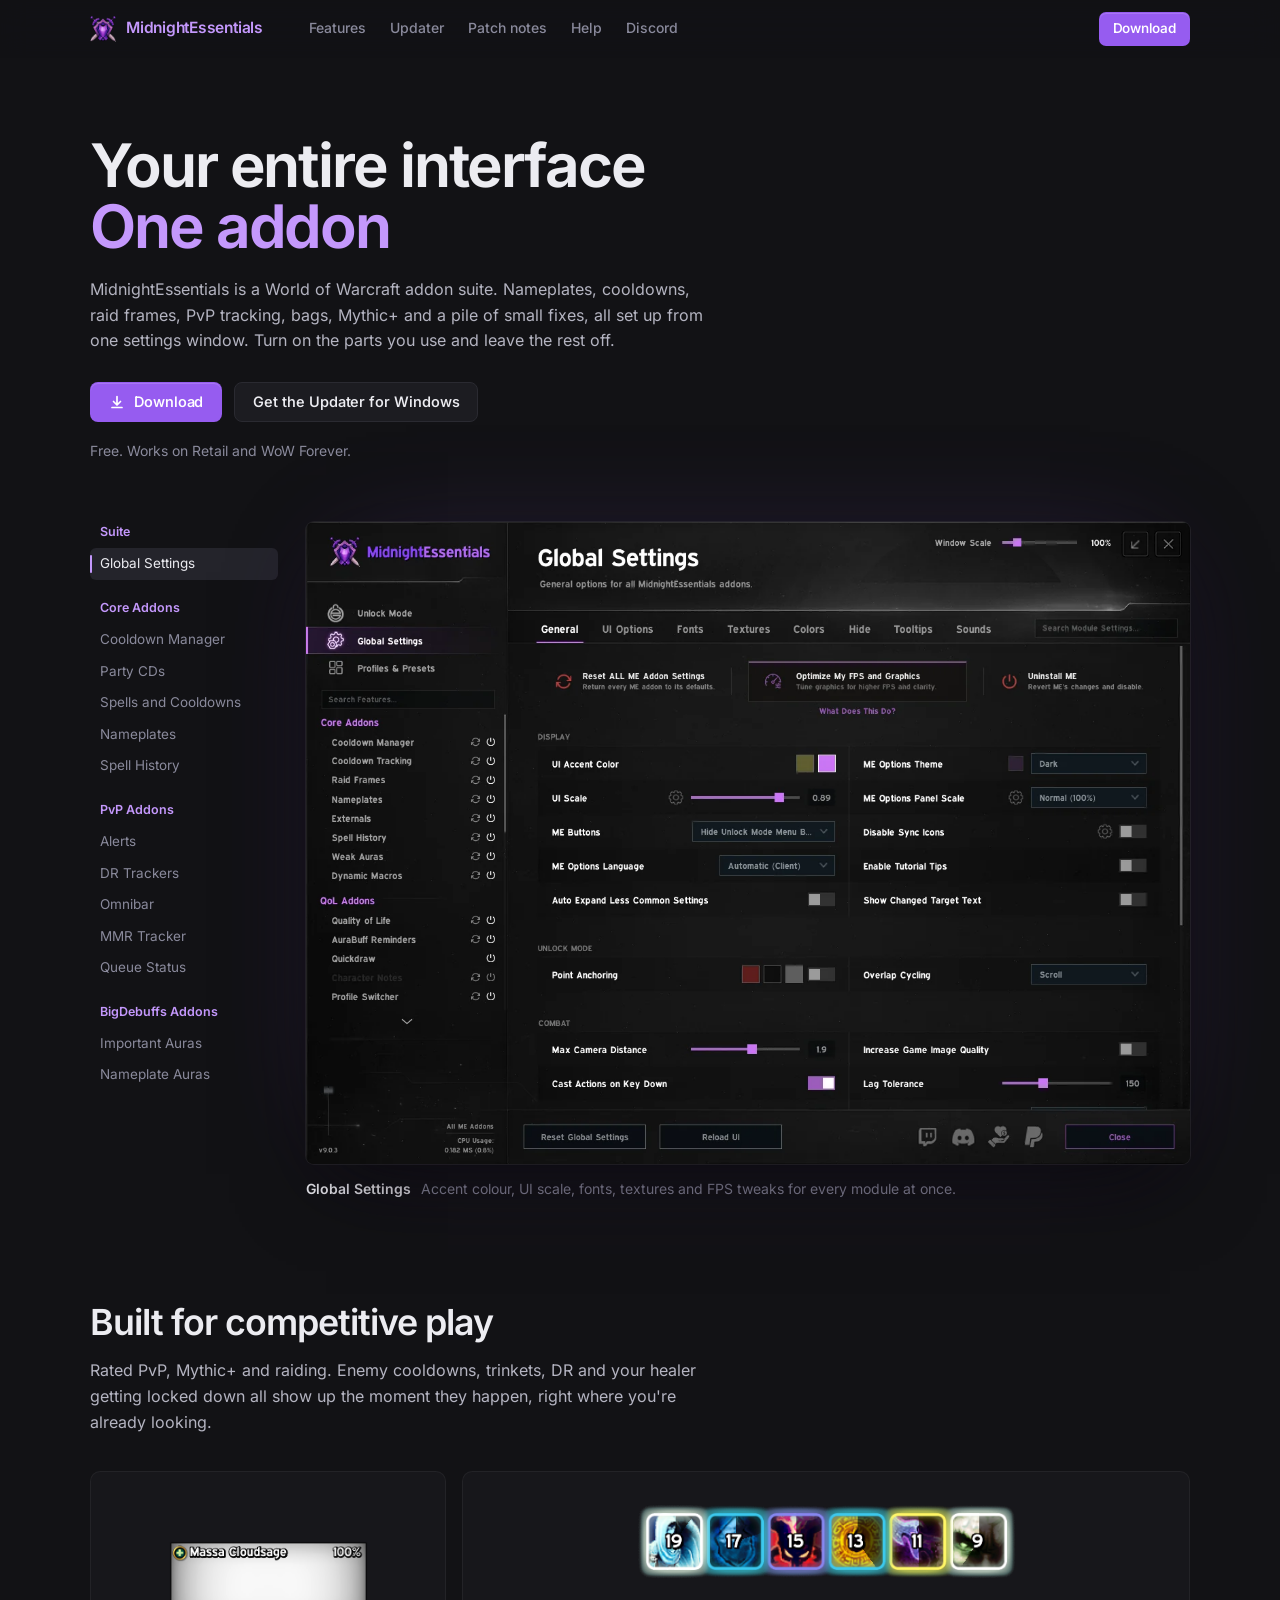
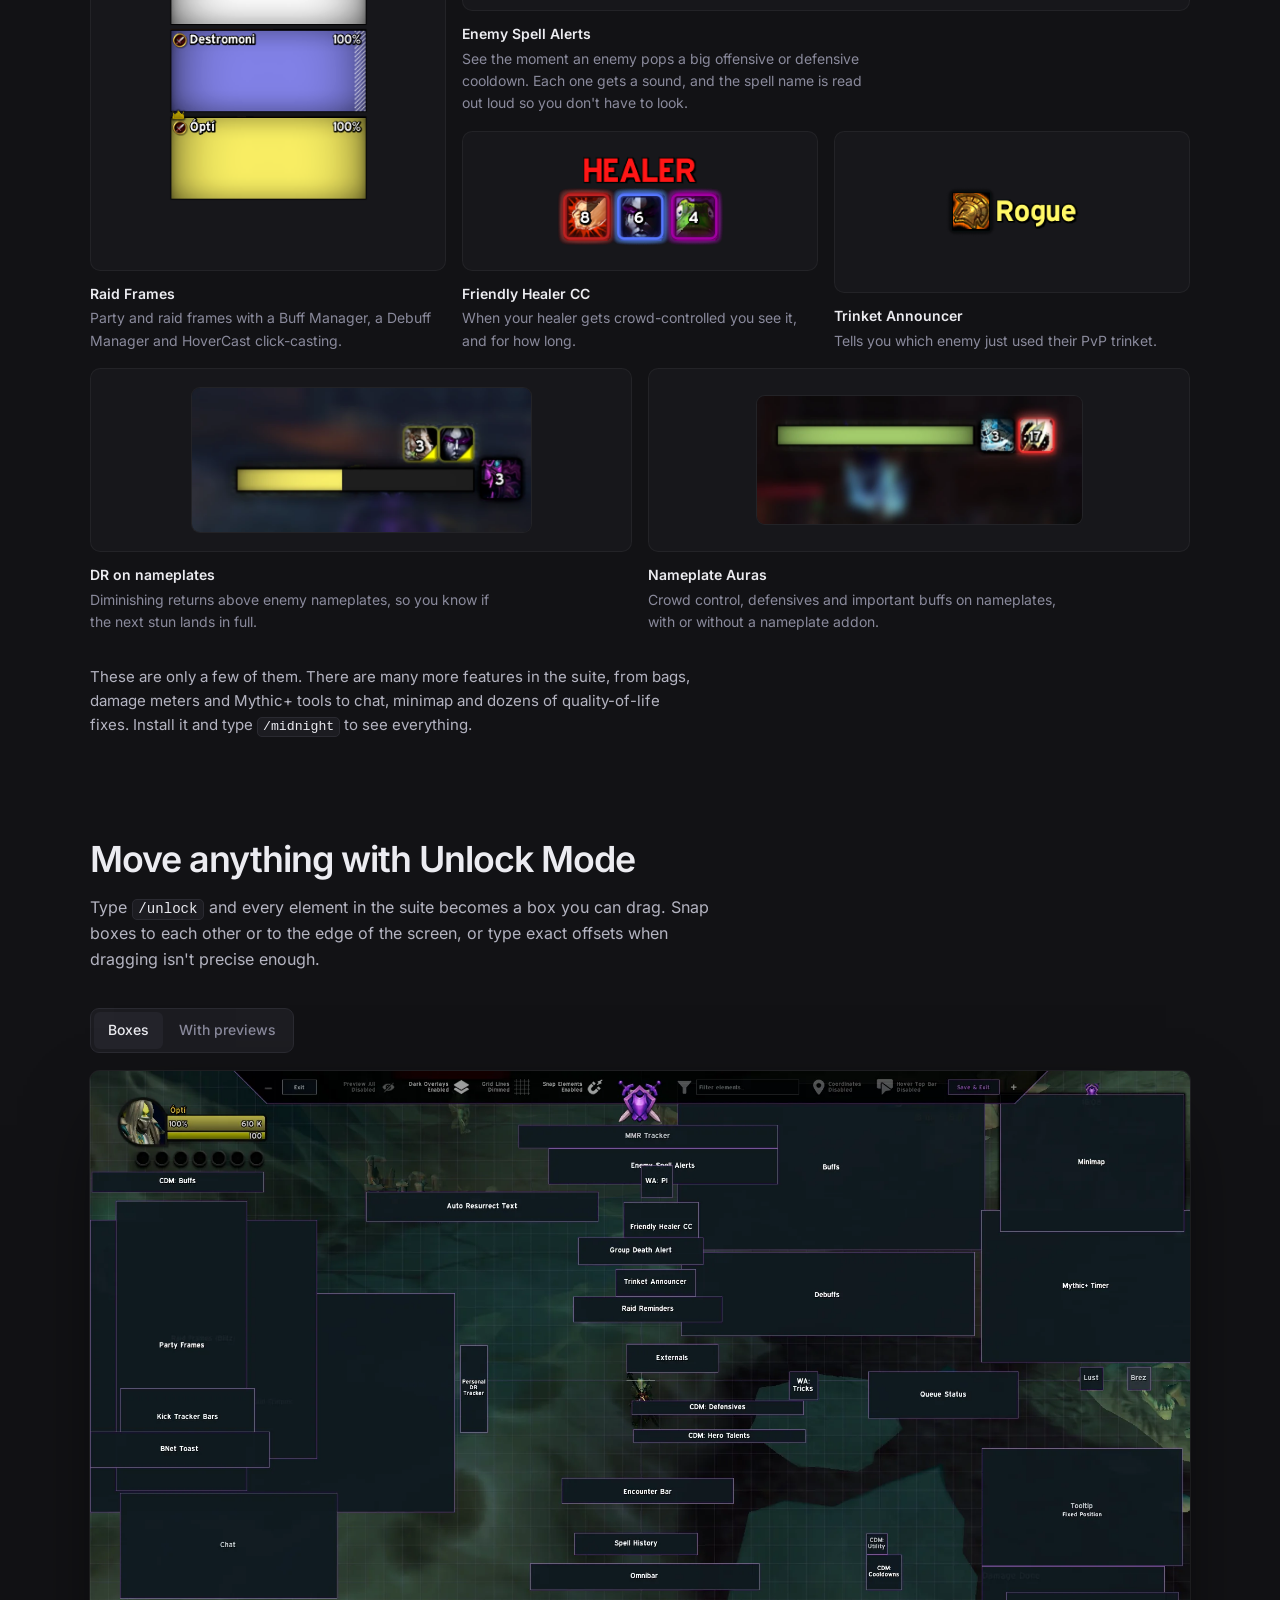
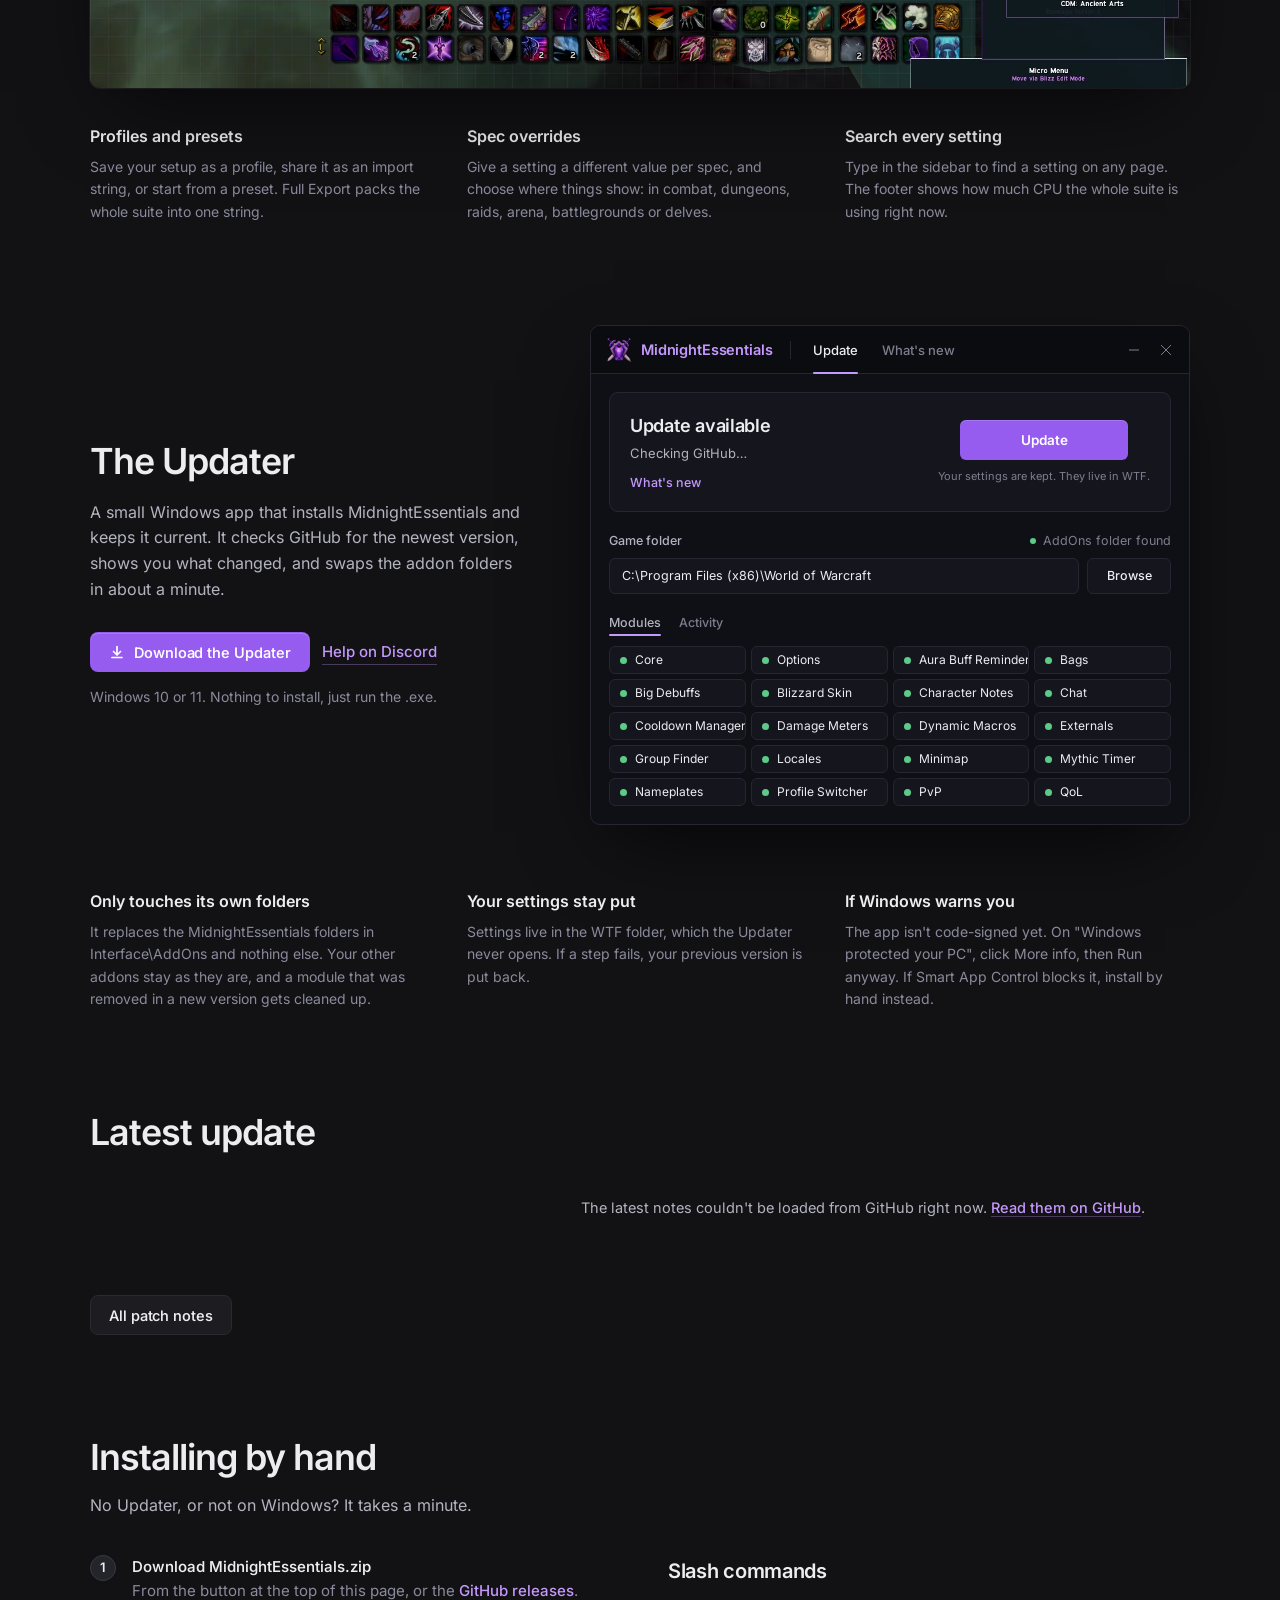
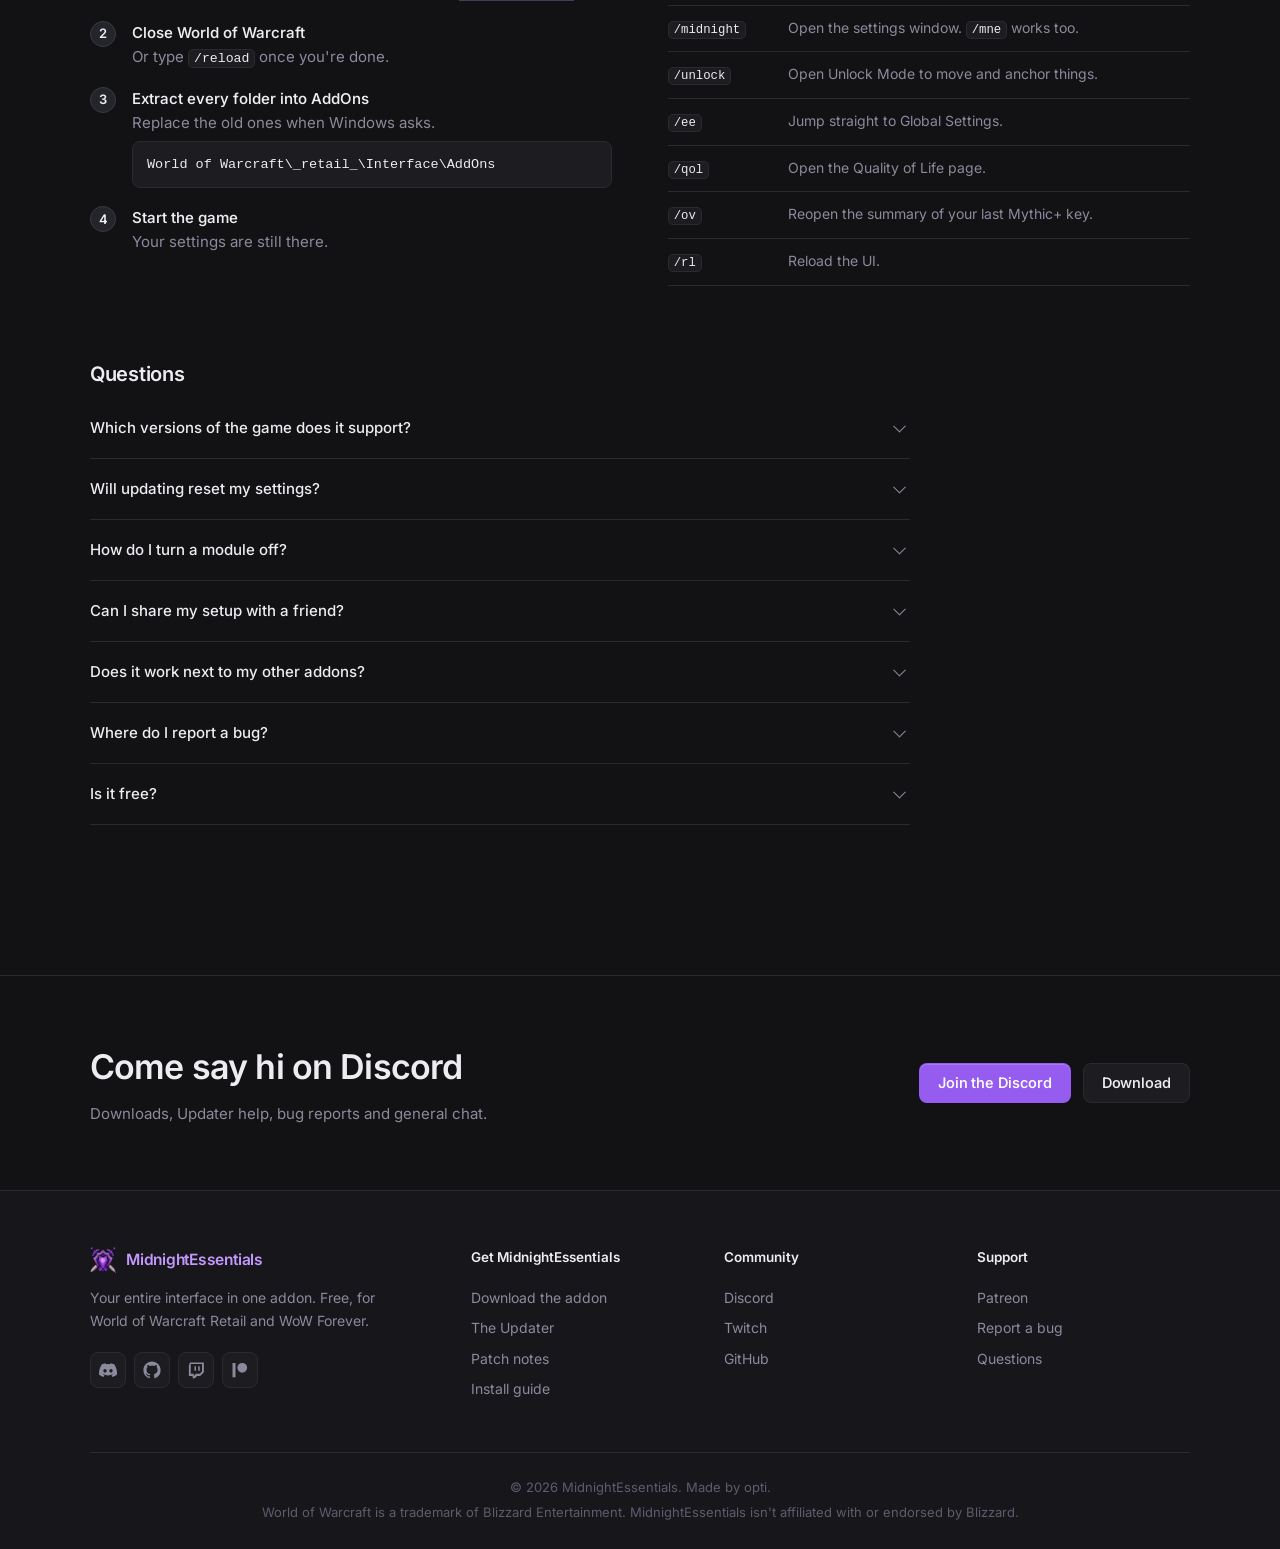
<file: index.html>
<!doctype html>
<html lang="en">
<head>
<meta charset="utf-8">
<meta name="viewport" content="width=device-width, initial-scale=1">
<title>MidnightEssentials, a World of Warcraft addon suite</title>
<meta name="description" content="MidnightEssentials is a free World of Warcraft addon suite: nameplates, cooldowns, raid frames, PvP tracking, bags, Mythic+ and quality of life, all set up from one settings window.">
<meta name="theme-color" content="#121215">
<link rel="canonical" href="https://www.midnightessentials.me/">
<link rel="icon" type="image/png" href="favicon.png">
<meta property="og:type" content="website">
<meta property="og:site_name" content="MidnightEssentials">
<meta property="og:title" content="MidnightEssentials">
<meta property="og:description" content="A free World of Warcraft addon suite, set up from one settings window.">
<meta property="og:url" content="https://www.midnightessentials.me/">
<meta property="og:image" content="https://www.midnightessentials.me/og.png">
<meta name="twitter:card" content="summary_large_image">
<link rel="preload" href="assets/fonts/inter-latin-wght-normal.woff2" as="font" type="font/woff2" crossorigin>
<link rel="preconnect" href="https://api.github.com" crossorigin>
<script>/* links to the old site's pages */var h=location.hash;if(h==="#changelog")location.replace("patch-notes.html");else if(h==="#features")location.hash="#ingame";else if(h==="#info")location.hash="#help";</script>
<link rel="stylesheet" href="assets/vendor/lenis.css">
<link rel="stylesheet" href="assets/site.css">
</head>
<body>
<a class="skip" href="#main">Skip to content</a>

<header class="nav">
  <div class="wrap">
    <a class="brand" href="./" aria-label="MidnightEssentials home">
      <img src="favicon.png" alt="" width="30" height="30">
      <span>Midnight<span class="e">Essentials</span></span>
    </a>
    <nav class="nav-links" id="nav-links" aria-label="Main">
      <a href="#ingame">Features</a>
      <a href="#updater">Updater</a>
      <a href="patch-notes.html">Patch notes</a>
      <a href="#help">Help</a>
      <a href="https://discord.gg/SenHhNRzPD" target="_blank" rel="noopener">Discord</a>
    </nav>
    <div class="nav-end">
      <a class="btn btn-primary btn-sm" href="https://github.com/NotOpti/MidnightEssentials/releases/latest/download/MidnightEssentials.zip" data-download>Download</a>
      <button class="menu-btn" type="button" aria-label="Menu" aria-controls="nav-links" aria-expanded="false">
        <svg width="18" height="18" viewBox="0 0 18 18" fill="none" stroke="currentColor" stroke-width="1.6" stroke-linecap="round"><path d="M2 5h14M2 9h14M2 13h14"/></svg>
      </button>
    </div>
  </div>
</header>

<main id="main">

  <!-- ============================================================ hero -->
  <section class="hero">
    <div class="wrap">
      <div class="hero-text">
        <h1 class="h-display">Your entire interface<br><span class="accent">One addon</span></h1>
        <p class="lede">MidnightEssentials is a World of Warcraft addon suite. Nameplates, cooldowns, raid frames, PvP tracking, bags, Mythic+ and a pile of small fixes, all set up from one settings window. Turn on the parts you use and leave the rest off.</p>
        <div class="hero-actions">
          <a class="btn btn-primary" href="https://github.com/NotOpti/MidnightEssentials/releases/latest/download/MidnightEssentials.zip" data-download>
            <svg width="16" height="16" viewBox="0 0 16 16" fill="none" stroke="currentColor" stroke-width="1.7" stroke-linecap="round" stroke-linejoin="round"><path d="M8 2.5v8M4.5 7.5 8 11l3.5-3.5M3 13.5h10"/></svg>
            <span data-version-label="Download {v}">Download</span>
          </a>
          <a class="btn btn-ghost" href="#updater">Get the Updater for Windows</a>
        </div>
        <p class="hero-meta" id="hero-meta">Free. Works on Retail and WoW Forever.</p>
      </div>

      <div class="tour" id="tour">
        <div class="tour-nav" role="group" aria-label="Pages of the settings window">
          <div class="tour-group">
            <h3>Suite</h3>
            <button type="button" aria-pressed="true" data-img="assets/img/global-settings.webp" data-desc="Accent colour, UI scale, fonts, textures and FPS tweaks for every module at once.">Global Settings</button>
          </div>
          <div class="tour-group">
            <h3>Core Addons</h3>
            <button type="button" aria-pressed="false" data-img="assets/img/cooldown-manager.webp" data-desc="Restyles Blizzard's Cooldown Manager, with bar glows and tracking bars.">Cooldown Manager</button>
            <button type="button" aria-pressed="false" data-img="assets/img/party-cds.webp" data-title="Cooldown Tracking" data-desc="Your party's major cooldowns next to their party frames.">Party CDs</button>
            <button type="button" aria-pressed="false" data-img="assets/img/party-cds-spells.webp" data-title="Spells and Cooldowns" data-desc="Pick which spells are watched, per class and spec, with their charges and cooldown.">Spells and Cooldowns</button>
            <button type="button" aria-pressed="false" data-img="assets/img/nameplates.webp" data-desc="Custom nameplate design and behaviour.">Nameplates</button>
            <button type="button" aria-pressed="false" data-img="assets/img/spell-history.webp" data-desc="The spells you cast, as a strip of icons that scroll past.">Spell History</button>
          </div>
          <div class="tour-group">
            <h3>PvP Addons</h3>
            <button type="button" aria-pressed="false" data-img="assets/img/alerts.webp" data-desc="Enemy cooldown alerts, Friendly Healer CC and a Trinket Announcer, with sound and text-to-speech.">Alerts</button>
            <button type="button" aria-pressed="false" data-img="assets/img/dr-trackers.webp" data-desc="Diminishing returns on your enemies and on yourself.">DR Trackers</button>
            <button type="button" aria-pressed="false" data-img="assets/img/omnibar.webp" data-desc="Enemy crowd-control cooldowns in arena on one floating bar.">Omnibar</button>
            <button type="button" aria-pressed="false" data-img="assets/img/mmr-tracker.webp" data-desc="Your rating and MMR gains and losses after each match.">MMR Tracker</button>
            <button type="button" aria-pressed="false" data-img="assets/img/queue-status.webp" data-desc="A live readout of your PvP queue while you wait.">Queue Status</button>
          </div>
          <div class="tour-group">
            <h3>BigDebuffs Addons</h3>
            <button type="button" aria-pressed="false" data-img="assets/img/important-auras.webp" data-desc="Crowd-control, defensive and important buff icons on party and raid frames.">Important Auras</button>
            <button type="button" aria-pressed="false" data-img="assets/img/nameplate-auras.webp" data-desc="The same icons on nameplates, on top of any nameplate addon or Blizzard's own.">Nameplate Auras</button>
          </div>
        </div>
        <div class="tour-view">
          <div class="window">
            <img id="tour-img" src="assets/img/global-settings.webp" width="1300" height="944" alt="MidnightEssentials settings window, Global Settings page" fetchpriority="high">
          </div>
          <p class="tour-caption"><strong id="tour-name">Global Settings</strong> <span id="tour-text">Accent colour, UI scale, fonts, textures and FPS tweaks for every module at once.</span></p>
        </div>
      </div>
    </div>
  </section>

  <!-- ============================================================ in game -->
  <section class="section" id="ingame">
    <div class="wrap">
      <div class="section-head">
        <h2 class="h-section">Built for competitive play</h2>
        <p class="lede">Rated PvP, Mythic+ and raiding. Enemy cooldowns, trinkets, DR and your healer getting locked down all show up the moment they happen, right where you're already looking.</p>
      </div>

      <div class="ingame">
        <figure class="shot span-2 tall reveal">
          <div class="shot-frame">
            <img src="assets/img/raid-frames.webp" width="201" height="263" alt="Three party frames in arena with class-coloured health bars" loading="lazy">
          </div>
          <figcaption><b>Raid Frames</b>Party and raid frames with a Buff Manager, a Debuff Manager and HoverCast click-casting.</figcaption>
        </figure>
        <figure class="shot span-4 wide reveal">
          <div class="shot-frame">
            <img src="assets/img/omnibar-row.webp" width="381" height="76" alt="Six enemy offensive and defensive cooldowns counting down, each with a coloured glow" loading="lazy">
          </div>
          <figcaption><b>Enemy Spell Alerts</b>See the moment an enemy pops a big offensive or defensive cooldown. Each one gets a sound, and the spell name is read out loud so you don't have to look.</figcaption>
        </figure>
        <figure class="shot span-2 reveal">
          <div class="shot-frame">
            <img src="assets/img/healer-cc.webp" width="169" height="93" alt="The word HEALER above three crowd-control icons with timers" loading="lazy">
          </div>
          <figcaption><b>Friendly Healer CC</b>When your healer gets crowd-controlled you see it, and for how long.</figcaption>
        </figure>
        <figure class="shot span-2 reveal">
          <div class="shot-frame">
            <img src="assets/img/trinket-announcer.webp" width="135" height="52" alt="Gladiator's Medallion icon next to the word Rogue" loading="lazy">
          </div>
          <figcaption><b>Trinket Announcer</b>Tells you which enemy just used their PvP trinket.</figcaption>
        </figure>
        <figure class="shot span-3 reveal">
          <div class="shot-frame">
            <img class="photo" src="assets/img/nameplate-dr.webp" width="339" height="144" alt="Enemy nameplate with diminishing-returns icons above it" loading="lazy">
          </div>
          <figcaption><b>DR on nameplates</b>Diminishing returns above enemy nameplates, so you know if the next stun lands in full.</figcaption>
        </figure>
        <figure class="shot span-3 reveal">
          <div class="shot-frame">
            <img class="photo" src="assets/img/nameplate-auras-live.webp" width="325" height="128" alt="Enemy nameplate with a defensive and a crowd-control icon beside it" loading="lazy">
          </div>
          <figcaption><b>Nameplate Auras</b>Crowd control, defensives and important buffs on nameplates, with or without a nameplate addon.</figcaption>
        </figure>
      </div>
      <p class="more-note">These are only a few of them. There are many more features in the suite, from bags, damage meters and Mythic+ tools to chat, minimap and dozens of quality-of-life fixes. Install it and type <code>/midnight</code> to see everything.</p>
    </div>
  </section>

  <!-- ============================================================ unlock mode -->
  <section class="section" id="unlock">
    <div class="wrap">
      <div class="section-head">
        <h2 class="h-section">Move anything with Unlock Mode</h2>
        <p class="lede">Type <code>/unlock</code> and every element in the suite becomes a box you can drag. Snap boxes to each other or to the edge of the screen, or type exact offsets when dragging isn't precise enough.</p>
      </div>
      <div class="unlock-switch" id="unlock-switch" role="group" aria-label="Unlock Mode view">
        <button type="button" aria-pressed="true">Boxes</button>
        <button type="button" aria-pressed="false">With previews</button>
      </div>
      <div class="wide-shot reveal" id="unlock-shot">
        <img src="assets/img/unlock-boxes.webp" width="1917" height="1078" alt="Unlock Mode: every element of the interface shown as a labelled box on a grid" loading="lazy">
        <img src="assets/img/unlock-live.webp" width="1917" height="1078" alt="Unlock Mode with each element showing a live preview" loading="lazy" hidden>
      </div>
      <div class="notes-row">
        <div>
          <h3>Profiles and presets</h3>
          <p>Save your setup as a profile, share it as an import string, or start from a preset. Full Export packs the whole suite into one string.</p>
        </div>
        <div>
          <h3>Spec overrides</h3>
          <p>Give a setting a different value per spec, and choose where things show: in combat, dungeons, raids, arena, battlegrounds or delves.</p>
        </div>
        <div>
          <h3>Search every setting</h3>
          <p>Type in the sidebar to find a setting on any page. The footer shows how much CPU the whole suite is using right now.</p>
        </div>
      </div>
    </div>
  </section>

  <!-- ============================================================ updater -->
  <section class="section" id="updater">
    <div class="wrap">
      <div class="updater">
        <div class="updater-copy">
          <h2 class="h-section">The Updater</h2>
          <p class="lede">A small Windows app that installs MidnightEssentials and keeps it current. It checks GitHub for the newest version, shows you what changed, and swaps the addon folders in about a minute.</p>
          <div class="updater-actions">
            <a class="btn btn-primary" href="https://github.com/NotOpti/MidnightEssentials-Updater/releases/latest/download/MidnightEssentialsUpdater.exe" data-updater-download>
              <svg width="16" height="16" viewBox="0 0 16 16" fill="none" stroke="currentColor" stroke-width="1.7" stroke-linecap="round" stroke-linejoin="round"><path d="M8 2.5v8M4.5 7.5 8 11l3.5-3.5M3 13.5h10"/></svg>
              Download the Updater
            </a>
            <a class="text-link" href="https://discord.gg/SenHhNRzPD" target="_blank" rel="noopener">Help on Discord</a>
          </div>
         <p class="updater-req">Windows 10 or 11. Nothing to install, just run the .exe.</p>
        </div>

        <!-- The Updater window, interactive -->
        <div class="app reveal" id="app" aria-label="Preview of the MidnightEssentials Updater">
          <div class="app-bar">
            <img src="favicon.png" alt="" width="24" height="24">
            <span class="app-word">Midnight<span class="e">Essentials</span></span>
            <span class="app-sep"></span>
            <button class="app-tab" type="button" data-tab="update" aria-selected="true">Update</button>
            <button class="app-tab" type="button" data-tab="news" aria-selected="false">What's new</button>
            <div class="app-win" aria-hidden="true">
              <span><svg width="10" height="10" viewBox="0 0 10 10" stroke="currentColor"><path d="M0 5h10"/></svg></span>
              <span><svg width="10" height="10" viewBox="0 0 10 10" stroke="currentColor"><path d="m0 0 10 10M10 0 0 10"/></svg></span>
            </div>
          </div>
          <div class="app-body" data-page="update">
            <div class="app-hero">
              <div>
                <h4 id="app-head">Update available</h4>
                <p id="app-sub">Checking GitHub&hellip;</p>
                <button class="app-link" type="button">What's new</button>
                <div class="app-prog"><i></i></div>
              </div>
              <div class="app-cta">
                <button class="app-btn" id="app-btn" type="button">Update</button>
                <small>Your settings are kept. They live in WTF.</small>
              </div>
            </div>
            <div class="app-label">Game folder <span>AddOns folder found</span></div>
            <div class="app-path">
              <div class="app-input">C:\Program Files (x86)\World of Warcraft</div>
              <div class="app-browse">Browse</div>
            </div>
            <div class="app-subtabs" role="tablist">
              <button type="button" role="tab" aria-selected="true">Modules</button>
              <button type="button" role="tab" aria-selected="false">Activity</button>
            </div>
            <div class="app-grid">
              <div class="app-chip">Core</div><div class="app-chip">Options</div><div class="app-chip">Aura Buff Reminders</div><div class="app-chip">Bags</div>
              <div class="app-chip">Big Debuffs</div><div class="app-chip">Blizzard Skin</div><div class="app-chip">Character Notes</div><div class="app-chip">Chat</div>
              <div class="app-chip">Cooldown Manager</div><div class="app-chip">Damage Meters</div><div class="app-chip">Dynamic Macros</div><div class="app-chip">Externals</div>
              <div class="app-chip">Group Finder</div><div class="app-chip">Locales</div><div class="app-chip">Minimap</div><div class="app-chip">Mythic Timer</div>
              <div class="app-chip">Nameplates</div><div class="app-chip">Profile Switcher</div><div class="app-chip">PvP</div><div class="app-chip">QoL</div>
            </div>
            <div class="app-log" hidden></div>
          </div>
          <div class="app-body" data-page="news" hidden>
            <div class="app-news">
              <div class="app-versions"></div>
              <div class="app-notes"><div class="loading-line" style="width:40%"></div><div class="loading-line"></div><div class="loading-line" style="width:80%"></div></div>
            </div>
          </div>
        </div>
      </div>

      <div class="updater-facts">
        <div>
          <h3>Only touches its own folders</h3>
          <p>It replaces the MidnightEssentials folders in Interface\AddOns and nothing else. Your other addons stay as they are, and a module that was removed in a new version gets cleaned up.</p>
        </div>
        <div>
          <h3>Your settings stay put</h3>
          <p>Settings live in the WTF folder, which the Updater never opens. If a step fails, your previous version is put back.</p>
        </div>
        <div>
          <h3>If Windows warns you</h3>
          <p>The app isn't code-signed yet. On "Windows protected your PC", click More info, then Run anyway. If Smart App Control blocks it, install by hand instead.</p>
        </div>
      </div>
    </div>
  </section>

  <!-- ============================================================ latest release -->
  <section class="section" id="latest">
    <div class="wrap">
      <h2 class="h-section">Latest update</h2>
      <div class="latest">
        <div>
          <div class="latest-version" data-version>&nbsp;</div>
          <p class="latest-date"><span data-release-date></span></p>
          <div class="latest-links">
            <a class="btn btn-ghost" href="patch-notes.html">All patch notes</a>
          </div>
        </div>
        <div class="notes" id="latest-notes">
          <div class="loading-line" style="width:30%"></div>
          <div class="loading-line"></div>
          <div class="loading-line" style="width:86%"></div>
          <div class="loading-line" style="width:72%"></div>
        </div>
      </div>
    </div>
  </section>

  <!-- ============================================================ help -->
  <section class="section" id="help">
    <div class="wrap">
      <div class="section-head">
        <h2 class="h-section">Installing by hand</h2>
        <p class="lede">No Updater, or not on Windows? It takes a minute.</p>
      </div>
      <div class="help-grid">
        <div>
          <ol class="steps">
            <li><b>Download MidnightEssentials.zip</b><span>From the button at the top of this page, or the <a class="text-link" href="https://github.com/NotOpti/MidnightEssentials/releases" target="_blank" rel="noopener">GitHub releases</a>.</span></li>
            <li><b>Close World of Warcraft</b><span>Or type <code>/reload</code> once you're done.</span></li>
            <li><b>Extract every folder into AddOns</b><span>Replace the old ones when Windows asks.</span>
              <code class="path">World of Warcraft\_retail_\Interface\AddOns</code></li>
            <li><b>Start the game</b><span>Your settings are still there.</span></li>
          </ol>
        </div>
        <div>
          <h3>Slash commands</h3>
          <table class="cmds">
            <tr><td><code>/midnight</code></td><td>Open the settings window. <code>/mne</code> works too.</td></tr>
            <tr><td><code>/unlock</code></td><td>Open Unlock Mode to move and anchor things.</td></tr>
            <tr><td><code>/ee</code></td><td>Jump straight to Global Settings.</td></tr>
            <tr><td><code>/qol</code></td><td>Open the Quality of Life page.</td></tr>
            <tr><td><code>/ov</code></td><td>Reopen the summary of your last Mythic+ key.</td></tr>
            <tr><td><code>/rl</code></td><td>Reload the UI.</td></tr>
          </table>
        </div>
      </div>

      <div class="faq">
        <h3>Questions</h3>
        <details>
          <summary>Which versions of the game does it support?</summary>
          <p>Retail and WoW Forever. The same download works on both. Modules a client can't support switch themselves off there, so you never need a second copy.</p>
        </details>
        <details>
          <summary>Will updating reset my settings?</summary>
          <p>No. Settings live in the WTF folder, and both the Updater and a manual install only replace folders in Interface\AddOns.</p>
        </details>
        <details>
          <summary>How do I turn a module off?</summary>
          <p>Every module has a power button next to its name in the settings sidebar. Some switch off right away, others after a <code>/reload</code>.</p>
        </details>
        <details>
          <summary>Can I share my setup with a friend?</summary>
          <p>Yes. Open Profiles &amp; Presets, export your profile as a string and send it. They paste it into Import. Full Export covers the whole suite at once.</p>
        </details>
        <details>
          <summary>Does it work next to my other addons?</summary>
          <p>Yes. Switch off any module you'd rather use another addon for. Bags steps aside if you already use a bag addon like Baganator or Bagnon until you pick one, and Nameplate Auras sits on top of whatever nameplates you use.</p>
        </details>
        <details>
          <summary>Where do I report a bug?</summary>
          <p>In #bug-reports on the <a class="text-link" href="https://discord.gg/SenHhNRzPD" target="_blank" rel="noopener">Discord</a>. Say what you were doing, and paste the error text if one appeared.</p>
        </details>
        <details>
          <summary>Is it free?</summary>
          <p>Yes, all of it. If you'd like to support it there's a <a class="text-link" href="https://www.patreon.com/c/MidnightEssentials" target="_blank" rel="noopener">Patreon</a>, but nothing is locked behind it.</p>
        </details>
      </div>
    </div>
  </section>
</main>

<section class="cta-band">
  <div class="wrap">
    <div>
      <h2>Come say hi on Discord</h2>
      <p>Downloads, Updater help, bug reports and general chat.</p>
    </div>
    <div class="actions">
      <a class="btn btn-primary" href="https://discord.gg/SenHhNRzPD" target="_blank" rel="noopener">Join the Discord</a>
      <a class="btn btn-ghost" href="https://github.com/NotOpti/MidnightEssentials/releases/latest/download/MidnightEssentials.zip" data-download><span data-version-label="Download {v}">Download</span></a>
    </div>
  </div>
</section>

<footer class="footer">
  <div class="wrap">
    <div class="footer-top">
      <div class="footer-brand">
        <a class="brand" href="./"><img src="favicon.png" alt="" width="28" height="28"><span>MidnightEssentials</span></a>
        <p>Your entire interface in one addon. Free, for World of Warcraft Retail and WoW Forever.</p>
        <div class="footer-social"><a href="https://discord.gg/SenHhNRzPD" target="_blank" rel="noopener" aria-label="Discord"><svg viewBox="0 0 24 24" width="18" height="18" fill="currentColor" aria-hidden="true"><path d="M20.3 4.4A19.6 19.6 0 0 0 15.4 3l-.6 1.3a18 18 0 0 0-5.6 0L8.6 3a19.5 19.5 0 0 0-4.9 1.5C.6 9.1-.3 13.7.1 18.2a19.8 19.8 0 0 0 6 3l1.3-2.1a12.8 12.8 0 0 1-2-1l.5-.4a14 14 0 0 0 12.2 0l.5.4c-.6.4-1.3.7-2 1l1.3 2.1a19.7 19.7 0 0 0 6-3c.5-5.2-.8-9.8-3.6-13.8zM8 15.4c-1.2 0-2.2-1.1-2.2-2.4S6.8 10.6 8 10.6s2.2 1.1 2.2 2.4-1 2.4-2.2 2.4zm8 0c-1.2 0-2.2-1.1-2.2-2.4s1-2.4 2.2-2.4 2.2 1.1 2.2 2.4-1 2.4-2.2 2.4z"/></svg></a><a href="https://github.com/NotOpti/MidnightEssentials" target="_blank" rel="noopener" aria-label="GitHub"><svg viewBox="0 0 24 24" width="18" height="18" fill="currentColor" aria-hidden="true"><path d="M12 .5C5.65.5.5 5.65.5 12a11.5 11.5 0 0 0 7.86 10.92c.58.1.79-.25.79-.56v-2c-3.2.7-3.87-1.37-3.87-1.37-.52-1.33-1.28-1.69-1.28-1.69-1.05-.72.08-.7.08-.7 1.16.08 1.77 1.19 1.77 1.19 1.03 1.77 2.7 1.26 3.36.96.1-.75.4-1.26.73-1.55-2.55-.29-5.24-1.28-5.24-5.69 0-1.26.45-2.29 1.19-3.1-.12-.29-.52-1.46.11-3.05 0 0 .97-.31 3.17 1.18a11 11 0 0 1 5.77 0c2.2-1.49 3.17-1.18 3.17-1.18.63 1.59.23 2.76.11 3.05.74.81 1.19 1.84 1.19 3.1 0 4.42-2.7 5.4-5.26 5.68.41.36.78 1.06.78 2.14v3.17c0 .31.21.67.8.56A11.5 11.5 0 0 0 23.5 12C23.5 5.65 18.35.5 12 .5z"/></svg></a><a href="https://twitch.tv/NotOpti" target="_blank" rel="noopener" aria-label="Twitch"><svg viewBox="0 0 24 24" width="18" height="18" fill="currentColor" aria-hidden="true"><path d="M4 2 2.5 6v14h5v3h3l3-3h4l5-5V2zm16 12-3 3h-5l-3 3v-3H5V4h15zM15 7h2v6h-2zm-5 0h2v6h-2z"/></svg></a><a href="https://www.patreon.com/c/MidnightEssentials" target="_blank" rel="noopener" aria-label="Patreon"><svg viewBox="0 0 24 24" width="18" height="18" fill="currentColor" aria-hidden="true"><path d="M15 2.5a6.5 6.5 0 1 0 0 13 6.5 6.5 0 0 0 0-13zM2 2.5h4v19H2z"/></svg></a></div>
      </div>
      <div class="footer-col">
        <h3>Get MidnightEssentials</h3>
        <a href="https://github.com/NotOpti/MidnightEssentials/releases/latest/download/MidnightEssentials.zip" data-download>Download the addon</a>
        <a href="#updater">The Updater</a>
        <a href="patch-notes.html">Patch notes</a>
        <a href="#help">Install guide</a>
      </div>
      <div class="footer-col">
        <h3>Community</h3>
        <a href="https://discord.gg/SenHhNRzPD" target="_blank" rel="noopener">Discord</a>
        <a href="https://twitch.tv/NotOpti" target="_blank" rel="noopener">Twitch</a>
        <a href="https://github.com/NotOpti/MidnightEssentials" target="_blank" rel="noopener">GitHub</a>
      </div>
      <div class="footer-col">
        <h3>Support</h3>
        <a href="https://www.patreon.com/c/MidnightEssentials" target="_blank" rel="noopener">Patreon</a>
        <a href="https://discord.gg/SenHhNRzPD" target="_blank" rel="noopener">Report a bug</a>
        <a href="#help">Questions</a>
      </div>
    </div>
    <div class="footer-bottom">
      <p>&copy; 2026 MidnightEssentials. Made by opti.</p>
      <p>World of Warcraft is a trademark of Blizzard Entertainment. MidnightEssentials isn't affiliated with or endorsed by Blizzard.</p>
    </div>
  </div>
</footer>

<script src="assets/vendor/lenis.min.js"></script>
<script src="assets/site.js"></script>
</body>
</html>
</file>
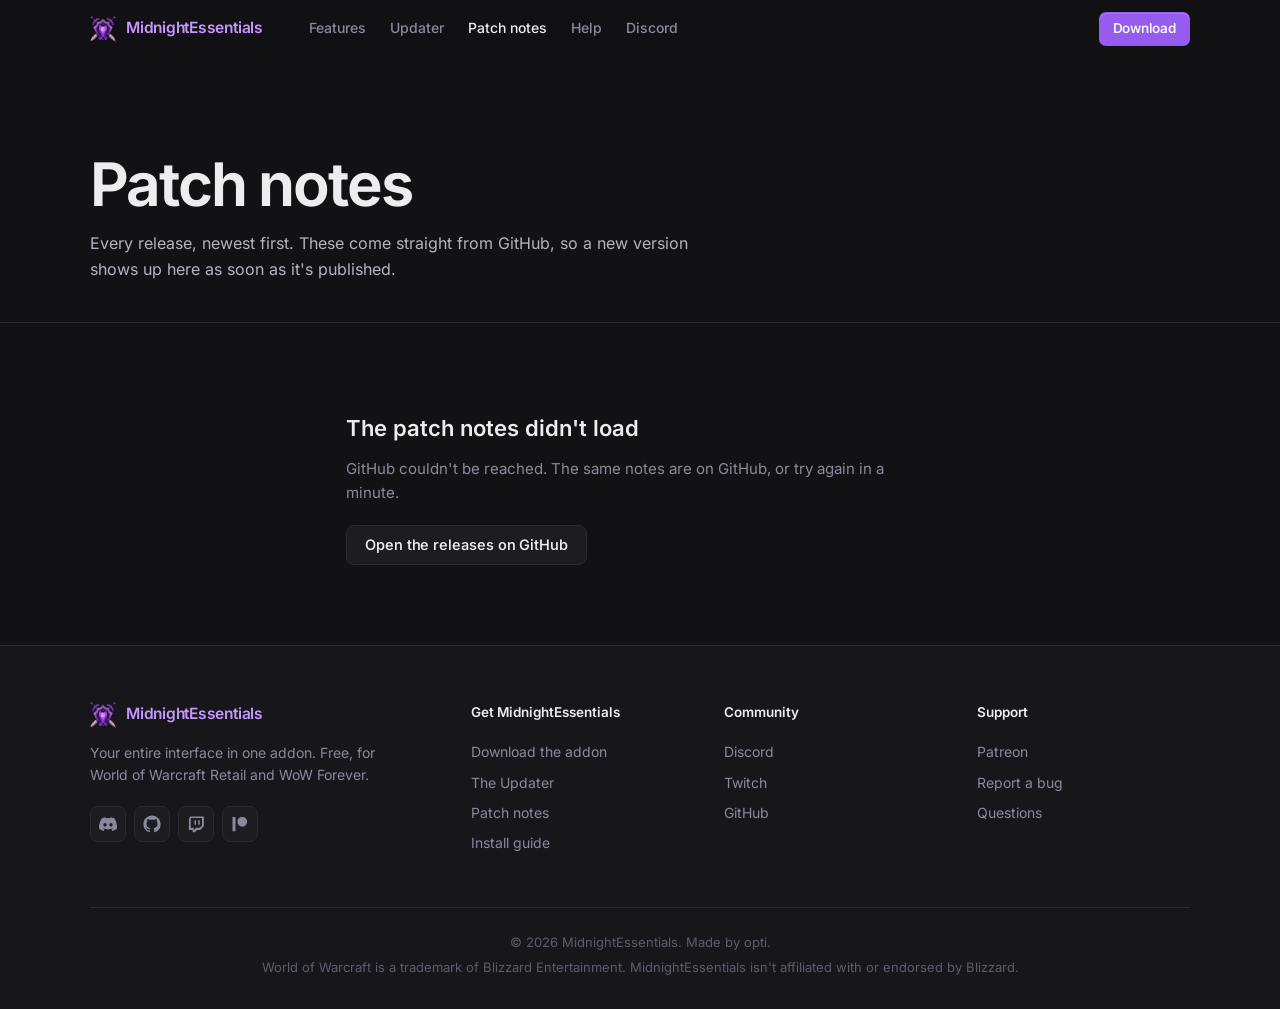
<file: patch-notes.html>
<!doctype html>
<html lang="en">
<head>
<meta charset="utf-8">
<meta name="viewport" content="width=device-width, initial-scale=1">
<title>Patch notes, MidnightEssentials</title>
<meta name="description" content="Every MidnightEssentials release and what changed in it, newest first.">
<meta name="theme-color" content="#121215">
<link rel="canonical" href="https://www.midnightessentials.me/patch-notes.html">
<link rel="icon" type="image/png" href="favicon.png">
<meta property="og:type" content="website">
<meta property="og:site_name" content="MidnightEssentials">
<meta property="og:title" content="MidnightEssentials patch notes">
<meta property="og:description" content="Every release and what changed in it, newest first.">
<meta property="og:url" content="https://www.midnightessentials.me/patch-notes.html">
<meta property="og:image" content="https://www.midnightessentials.me/og.png">
<meta name="twitter:card" content="summary_large_image">
<link rel="preload" href="assets/fonts/inter-latin-wght-normal.woff2" as="font" type="font/woff2" crossorigin>
<link rel="preconnect" href="https://api.github.com" crossorigin>
<link rel="stylesheet" href="assets/vendor/lenis.css">
<link rel="stylesheet" href="assets/site.css">
</head>
<body>
<a class="skip" href="#main">Skip to content</a>

<header class="nav">
  <div class="wrap">
    <a class="brand" href="./" aria-label="MidnightEssentials home">
      <img src="favicon.png" alt="" width="30" height="30">
      <span>Midnight<span class="e">Essentials</span></span>
    </a>
    <nav class="nav-links" id="nav-links" aria-label="Main">
      <a href="./#ingame">Features</a>
      <a href="./#updater">Updater</a>
      <a href="patch-notes.html" aria-current="page">Patch notes</a>
      <a href="./#help">Help</a>
      <a href="https://discord.gg/SenHhNRzPD" target="_blank" rel="noopener">Discord</a>
    </nav>
    <div class="nav-end">
      <a class="btn btn-primary btn-sm" href="https://github.com/NotOpti/MidnightEssentials/releases/latest/download/MidnightEssentials.zip" data-download>Download</a>
      <button class="menu-btn" type="button" aria-label="Menu" aria-controls="nav-links" aria-expanded="false">
        <svg width="18" height="18" viewBox="0 0 18 18" fill="none" stroke="currentColor" stroke-width="1.6" stroke-linecap="round"><path d="M2 5h14M2 9h14M2 13h14"/></svg>
      </button>
    </div>
  </div>
</header>

<main id="main">
  <div class="pn-head">
    <div class="wrap">
      <h1 class="h-display">Patch notes</h1>
      <p class="lede">Every release, newest first. These come straight from GitHub, so a new version shows up here as soon as it's published.</p>
    </div>
  </div>

  <div class="wrap">
    <div class="pn">
      <nav class="pn-side" id="pn-side" aria-label="Versions"></nav>
      <div id="pn-list">
        <div class="release">
          <div class="loading-line" style="width:120px;height:30px;margin-bottom:24px"></div>
          <div class="loading-line" style="width:30%"></div>
          <div class="loading-line"></div>
          <div class="loading-line" style="width:88%"></div>
          <div class="loading-line" style="width:76%"></div>
          <div class="loading-line" style="width:82%"></div>
        </div>
      </div>
    </div>
  </div>
</main>

<footer class="footer">
  <div class="wrap">
    <div class="footer-top">
      <div class="footer-brand">
        <a class="brand" href="./"><img src="favicon.png" alt="" width="28" height="28"><span>MidnightEssentials</span></a>
        <p>Your entire interface in one addon. Free, for World of Warcraft Retail and WoW Forever.</p>
        <div class="footer-social"><a href="https://discord.gg/SenHhNRzPD" target="_blank" rel="noopener" aria-label="Discord"><svg viewBox="0 0 24 24" width="18" height="18" fill="currentColor" aria-hidden="true"><path d="M20.3 4.4A19.6 19.6 0 0 0 15.4 3l-.6 1.3a18 18 0 0 0-5.6 0L8.6 3a19.5 19.5 0 0 0-4.9 1.5C.6 9.1-.3 13.7.1 18.2a19.8 19.8 0 0 0 6 3l1.3-2.1a12.8 12.8 0 0 1-2-1l.5-.4a14 14 0 0 0 12.2 0l.5.4c-.6.4-1.3.7-2 1l1.3 2.1a19.7 19.7 0 0 0 6-3c.5-5.2-.8-9.8-3.6-13.8zM8 15.4c-1.2 0-2.2-1.1-2.2-2.4S6.8 10.6 8 10.6s2.2 1.1 2.2 2.4-1 2.4-2.2 2.4zm8 0c-1.2 0-2.2-1.1-2.2-2.4s1-2.4 2.2-2.4 2.2 1.1 2.2 2.4-1 2.4-2.2 2.4z"/></svg></a><a href="https://github.com/NotOpti/MidnightEssentials" target="_blank" rel="noopener" aria-label="GitHub"><svg viewBox="0 0 24 24" width="18" height="18" fill="currentColor" aria-hidden="true"><path d="M12 .5C5.65.5.5 5.65.5 12a11.5 11.5 0 0 0 7.86 10.92c.58.1.79-.25.79-.56v-2c-3.2.7-3.87-1.37-3.87-1.37-.52-1.33-1.28-1.69-1.28-1.69-1.05-.72.08-.7.08-.7 1.16.08 1.77 1.19 1.77 1.19 1.03 1.77 2.7 1.26 3.36.96.1-.75.4-1.26.73-1.55-2.55-.29-5.24-1.28-5.24-5.69 0-1.26.45-2.29 1.19-3.1-.12-.29-.52-1.46.11-3.05 0 0 .97-.31 3.17 1.18a11 11 0 0 1 5.77 0c2.2-1.49 3.17-1.18 3.17-1.18.63 1.59.23 2.76.11 3.05.74.81 1.19 1.84 1.19 3.1 0 4.42-2.7 5.4-5.26 5.68.41.36.78 1.06.78 2.14v3.17c0 .31.21.67.8.56A11.5 11.5 0 0 0 23.5 12C23.5 5.65 18.35.5 12 .5z"/></svg></a><a href="https://twitch.tv/NotOpti" target="_blank" rel="noopener" aria-label="Twitch"><svg viewBox="0 0 24 24" width="18" height="18" fill="currentColor" aria-hidden="true"><path d="M4 2 2.5 6v14h5v3h3l3-3h4l5-5V2zm16 12-3 3h-5l-3 3v-3H5V4h15zM15 7h2v6h-2zm-5 0h2v6h-2z"/></svg></a><a href="https://www.patreon.com/c/MidnightEssentials" target="_blank" rel="noopener" aria-label="Patreon"><svg viewBox="0 0 24 24" width="18" height="18" fill="currentColor" aria-hidden="true"><path d="M15 2.5a6.5 6.5 0 1 0 0 13 6.5 6.5 0 0 0 0-13zM2 2.5h4v19H2z"/></svg></a></div>
      </div>
      <div class="footer-col">
        <h3>Get MidnightEssentials</h3>
        <a href="https://github.com/NotOpti/MidnightEssentials/releases/latest/download/MidnightEssentials.zip" data-download>Download the addon</a>
        <a href="./#updater">The Updater</a>
        <a href="patch-notes.html">Patch notes</a>
        <a href="./#help">Install guide</a>
      </div>
      <div class="footer-col">
        <h3>Community</h3>
        <a href="https://discord.gg/SenHhNRzPD" target="_blank" rel="noopener">Discord</a>
        <a href="https://twitch.tv/NotOpti" target="_blank" rel="noopener">Twitch</a>
        <a href="https://github.com/NotOpti/MidnightEssentials" target="_blank" rel="noopener">GitHub</a>
      </div>
      <div class="footer-col">
        <h3>Support</h3>
        <a href="https://www.patreon.com/c/MidnightEssentials" target="_blank" rel="noopener">Patreon</a>
        <a href="https://discord.gg/SenHhNRzPD" target="_blank" rel="noopener">Report a bug</a>
        <a href="./#help">Questions</a>
      </div>
    </div>
    <div class="footer-bottom">
      <p>&copy; 2026 MidnightEssentials. Made by opti.</p>
      <p>World of Warcraft is a trademark of Blizzard Entertainment. MidnightEssentials isn't affiliated with or endorsed by Blizzard.</p>
    </div>
  </div>
</footer>

<script src="assets/vendor/lenis.min.js"></script>
<script src="assets/site.js"></script>
</body>
</html>
</file>
<file: assets/vendor/lenis.css>
html.lenis,
html.lenis body {
  height: auto;
}

.lenis:not(.lenis-autoToggle).lenis-stopped {
  overflow: clip;
}

.lenis [data-lenis-prevent],
.lenis [data-lenis-prevent-wheel],
.lenis [data-lenis-prevent-touch],
.lenis [data-lenis-prevent-vertical],
.lenis [data-lenis-prevent-horizontal] {
  overscroll-behavior: contain;
}

.lenis.lenis-smooth iframe {
  pointer-events: none;
}

.lenis.lenis-autoToggle {
  transition-property: overflow;
  transition-duration: 1ms;
  transition-behavior: allow-discrete;
}
</file>
<file: assets/site.css>
/* MidnightEssentials website
   Colours come from the addon's settings window and the Updater. */

@font-face {
  font-family: "Inter";
  font-style: normal;
  font-display: swap;
  font-weight: 100 900;
  src: url(fonts/inter-latin-wght-normal.woff2) format("woff2-variations");
  unicode-range: U+0000-00FF, U+0131, U+0152-0153, U+02BB-02BC, U+02C6, U+02DA, U+02DC, U+0304, U+0308, U+0329, U+2000-206F, U+20AC, U+2122, U+2191, U+2193, U+2212, U+2215, U+FEFF, U+FFFD;
}
@font-face {
  font-family: "Inter";
  font-style: normal;
  font-display: swap;
  font-weight: 100 900;
  src: url(fonts/inter-latin-ext-wght-normal.woff2) format("woff2-variations");
  unicode-range: U+0100-02BA, U+02BD-02C5, U+02C7-02CC, U+02CE-02D7, U+02DD-02FF, U+0304, U+0308, U+0329, U+1D00-1DBF, U+1E00-1E9F, U+1EF2-1EFF, U+2020, U+20A0-20AB, U+20AD-20C0, U+2113, U+2C60-2C7F, U+A720-A7FF;
}

:root {
  color-scheme: dark;
  --bg: #121215;
  --bg-raised: #17171b;
  --surface: #1c1c21;
  --surface-hi: #24242b;
  --line: #2a2a31;
  --line-hi: #3a3a44;
  --text: #ececf1;
  --dim: #b4b4c1;
  --muted: #8a8a9c;
  --faint: #5c5c6c;
  --accent: #965cf0;
  --accent-hover: #a570f6;
  --accent-text: #c498fc;
  --good: #5cca88;
  --warn: #e8b256;
  --fix: #5ebece;
  --bad: #ec6262;

  --font: "Inter", ui-sans-serif, system-ui, -apple-system, "Segoe UI", Roboto, sans-serif;
  --mono: ui-monospace, "Cascadia Mono", "SF Mono", Consolas, monospace;

  --wrap: 1100px;
  --gutter: 24px;
  --nav-h: 58px;
  --radius: 10px;
}

*, *::before, *::after { box-sizing: border-box; }

html {
  background: var(--bg);
  -webkit-text-size-adjust: 100%;
  text-size-adjust: 100%;
}

body {
  margin: 0;
  background: var(--bg);
  color: var(--dim);
  font-family: var(--font);
  font-size: 15px;
  line-height: 1.6;
  font-feature-settings: "cv11", "ss01";
  -webkit-font-smoothing: antialiased;
  -moz-osx-font-smoothing: grayscale;
  overflow-x: hidden;
}

img { display: block; max-width: 100%; height: auto; }
a { color: inherit; }
button { font: inherit; color: inherit; }
h1, h2, h3, h4 { color: var(--text); margin: 0; font-weight: 600; }
p { margin: 0; }
code, kbd {
  font-family: var(--mono);
  font-size: .88em;
  color: var(--text);
  background: var(--surface);
  border: 1px solid var(--line);
  border-radius: 5px;
  padding: .08em .38em;
}
::selection { background: rgba(150, 92, 240, .45); color: #fff; }

:focus-visible {
  outline: 2px solid var(--accent-text);
  outline-offset: 3px;
  border-radius: 4px;
}

.wrap {
  width: 100%;
  max-width: calc(var(--wrap) + var(--gutter) * 2);
  margin: 0 auto;
  padding: 0 var(--gutter);
}

.skip {
  position: absolute; left: 12px; top: -60px; z-index: 100;
  background: var(--accent); color: #fff; padding: 8px 14px; border-radius: 6px;
  text-decoration: none; font-weight: 500;
}
.skip:focus { top: 12px; }

/* ---------------------------------------------------------------- nav */

.nav {
  position: sticky; top: 0; z-index: 50;
  height: var(--nav-h);
  background: rgba(18, 18, 21, .82);
  backdrop-filter: saturate(140%) blur(14px);
  -webkit-backdrop-filter: saturate(140%) blur(14px);
  border-bottom: 1px solid transparent;
  transition: border-color .2s;
}
.nav.scrolled { border-bottom-color: var(--line); }
.nav .wrap { height: 100%; display: flex; align-items: center; gap: 28px; }

.brand {
  display: flex; align-items: center; gap: 10px;
  text-decoration: none; color: var(--accent-text);
  font-weight: 600; font-size: 15.5px; letter-spacing: -.015em;
  white-space: nowrap;
}
.brand img { width: 26px; height: 26px; }
.brand .e { color: var(--accent-text); }

.nav-links { display: flex; gap: 4px; margin-left: 8px; }
.nav-links a {
  text-decoration: none; color: var(--muted);
  font-size: 14px; font-weight: 500;
  padding: 6px 10px; border-radius: 7px;
  transition: color .15s, background-color .15s;
}
.nav-links a:hover { color: var(--text); background: var(--surface); }
.nav-links a[aria-current="page"] { color: var(--text); }

.nav-end { margin-left: auto; display: flex; align-items: center; gap: 10px; }

.menu-btn {
  display: none;
  background: none; border: 1px solid var(--line); border-radius: 8px;
  width: 40px; height: 38px; padding: 0; cursor: pointer;
}
.menu-btn svg { margin: auto; display: block; }

/* ---------------------------------------------------------------- buttons */

.btn {
  display: inline-flex; align-items: center; justify-content: center; gap: 9px;
  height: 40px; padding: 0 18px;
  border-radius: 8px; border: 1px solid transparent;
  font-size: 14.5px; font-weight: 550; letter-spacing: -.005em;
  text-decoration: none; cursor: pointer; white-space: nowrap;
  transition: background-color .15s, border-color .15s, color .15s, transform .15s;
}
.btn svg { flex: none; }
.btn:active { transform: translateY(1px); }
.btn-primary {
  background: var(--accent); color: #fff;
  box-shadow: inset 0 1px 0 rgba(255, 255, 255, .16);
}
.btn-primary:hover { background: var(--accent-hover); }
.btn-ghost { background: var(--surface); border-color: var(--line); color: var(--text); }
.btn-ghost:hover { background: var(--surface-hi); border-color: var(--line-hi); }
.btn-sm { height: 34px; padding: 0 13px; font-size: 13.5px; border-radius: 7px; }

.text-link {
  color: var(--accent-text); text-decoration: none; font-weight: 500;
  border-bottom: 1px solid rgba(196, 152, 252, .3);
  transition: border-color .15s, color .15s;
}
.text-link:hover { color: var(--text); border-bottom-color: var(--text); }

/* ---------------------------------------------------------------- type */

.h-display {
  font-size: clamp(36px, 5vw, 60px);
  line-height: 1.02;
  letter-spacing: -.035em;
  font-weight: 650;
}
.h-section {
  font-size: clamp(26px, 2.8vw, 36px);
  line-height: 1.1;
  letter-spacing: -.028em;
}
.lede {
  font-size: clamp(15.5px, 1.25vw, 17px);
  line-height: 1.6;
  color: var(--dim);
  max-width: 62ch;
}
.small { font-size: 14px; color: var(--muted); }

section { position: relative; }
.section { padding: clamp(64px, 8vw, 104px) 0 0; }
.section-head { max-width: 640px; margin-bottom: 36px; }
.section-head .lede { margin-top: 16px; }

/* ---------------------------------------------------------------- hero */

.hero { padding: clamp(44px, 6vw, 80px) 0 0; }
.hero-text { max-width: 640px; }
.h-display .accent { color: var(--accent-text); }
.hero .lede { margin-top: 20px; }
.hero-actions { display: flex; flex-wrap: wrap; gap: 12px; margin-top: 28px; }
.hero-meta { margin-top: 18px; font-size: 14px; color: var(--muted); min-height: 1.6em; }
.hero-meta a { color: var(--dim); }

/* the settings-window tour */
.tour {
  margin-top: clamp(40px, 5vw, 60px);
  display: grid;
  grid-template-columns: 188px minmax(0, 1fr);
  gap: 28px;
  align-items: start;
}
.tour-nav { position: sticky; top: calc(var(--nav-h) + 24px); }
.tour-group + .tour-group { margin-top: 18px; }
.tour-group h3 {
  font-size: 12.5px; font-weight: 600; color: var(--accent-text);
  margin: 0 0 6px 10px; letter-spacing: 0;
}
.tour-nav button {
  display: block; width: 100%; text-align: left;
  background: none; border: 0; cursor: pointer;
  padding: 5px 10px; border-radius: 6px;
  font-size: 13.5px; color: var(--muted);
  transition: color .15s, background-color .15s;
  position: relative;
}
.tour-nav button:hover { color: var(--text); background: var(--surface); }
.tour-nav button[aria-pressed="true"] { color: var(--text); background: var(--surface-hi); }
.tour-nav button[aria-pressed="true"]::before {
  content: ""; position: absolute; left: 0; top: 7px; bottom: 7px; width: 2px;
  border-radius: 2px; background: var(--accent-text);
}

.window {
  position: relative;
  border-radius: 8px;
  overflow: hidden;
  background: #19191b;
  box-shadow: 0 0 0 1px rgba(255, 255, 255, .06), 0 30px 80px -20px rgba(0, 0, 0, .7), 0 0 120px -40px rgba(150, 92, 240, .25);
  aspect-ratio: 1300 / 944;
}
.window img {
  position: absolute; inset: 0; width: 100%; height: 100%; object-fit: cover;
  transition: opacity .28s ease;
}
.window img.is-leaving { opacity: 0; }
.tour-caption {
  margin-top: 14px; font-size: 14px; color: var(--muted);
  display: flex; gap: 10px; flex-wrap: wrap; align-items: baseline;
}
.tour-caption strong { color: var(--text); font-weight: 600; }

/* ---------------------------------------------------------------- in game */

.ingame {
  display: grid;
  grid-template-columns: repeat(6, minmax(0, 1fr));
  gap: 16px;
}
.shot { margin: 0; display: flex; flex-direction: column; }
.shot-frame {
  flex: 1;
  border-radius: var(--radius);
  display: grid; place-items: center;
  padding: 20px;
  min-height: 140px;
  box-shadow: inset 0 0 0 1px rgba(255, 255, 255, .05);
  overflow: hidden;
}
.shot-frame { background: var(--bg-raised); }
.shot-frame img { max-width: 100%; height: auto; }
.shot-frame img.photo { border-radius: 8px; box-shadow: 0 0 0 1px rgba(255, 255, 255, .05); }
.shot figcaption { margin-top: 12px; font-size: 14px; color: var(--muted); max-width: 46ch; }
.shot figcaption b { display: block; color: var(--text); font-weight: 600; margin-bottom: 2px; }
.shot.span-2 { grid-column: span 2; }
.shot.span-3 { grid-column: span 3; }
.shot.span-4 { grid-column: span 4; }
.shot.tall { grid-row: span 2; }
.more-note { margin-top: 32px; max-width: 68ch; font-size: 15px; color: var(--dim); }

/* ---------------------------------------------------------------- unlock */

.unlock-switch {
  display: inline-flex; padding: 3px; gap: 2px;
  background: var(--surface); border: 1px solid var(--line); border-radius: 9px;
  margin-bottom: 18px;
}
.unlock-switch button {
  border: 0; background: none; cursor: pointer;
  padding: 7px 14px; border-radius: 6px; font-size: 14px; font-weight: 500; color: var(--muted);
  transition: background-color .15s, color .15s;
}
.unlock-switch button[aria-pressed="true"] { background: var(--surface-hi); color: var(--text); }
.wide-shot {
  position: relative; border-radius: var(--radius); overflow: hidden;
  aspect-ratio: 1916 / 1076;
  box-shadow: 0 0 0 1px rgba(255, 255, 255, .06), 0 30px 80px -24px rgba(0, 0, 0, .7);
  background: #1d2a26;
}
.wide-shot img { position: absolute; inset: 0; width: 100%; height: 100%; transition: opacity .3s ease; }
.wide-shot img[hidden] { display: block; opacity: 0; }
.notes-row {
  display: grid; grid-template-columns: repeat(3, minmax(0, 1fr)); gap: 32px;
  margin-top: 36px;
}
.notes-row h3 { font-size: 16px; margin-bottom: 6px; }
.notes-row p { font-size: 14px; color: var(--muted); }

/* ---------------------------------------------------------------- modules */

.modules {
  columns: 3 300px;
  column-gap: 48px;
}
.mod-group {
  break-inside: avoid;
  padding: 26px 0 30px;
  border-top: 1px solid var(--line);
}
.mod-group h3 {
  font-size: 15px; font-weight: 600; color: var(--accent-text);
  margin-bottom: 14px;
}
.mod-group dl { margin: 0; }
.mod-group dt { color: var(--text); font-weight: 550; font-size: 15.5px; }
.mod-group dd { margin: 2px 0 14px; font-size: 14.5px; color: var(--muted); line-height: 1.55; }
.mod-group dd:last-child { margin-bottom: 0; }
.retail-only { font-size: 12.5px; color: var(--faint); font-weight: 400; margin-left: 6px; }

/* ---------------------------------------------------------------- latest release */

.latest {
  display: grid; grid-template-columns: minmax(0, 5fr) minmax(0, 7fr); gap: 56px;
  padding: 44px 0 0;
}
.latest-version {
  font-size: clamp(48px, 6vw, 80px); font-weight: 650; letter-spacing: -.045em; line-height: .95;
  color: var(--text); font-variant-numeric: tabular-nums;
}
.latest-date { margin-top: 14px; color: var(--muted); font-size: 15px; }
.latest-links { margin-top: 26px; display: flex; gap: 12px; flex-wrap: wrap; }

/* ---------------------------------------------------------------- release notes (shared) */

.notes { font-size: 14.5px; color: var(--dim); }
.notes h4 {
  display: flex; align-items: center; gap: 10px;
  font-size: 16px; font-weight: 600; color: var(--text);
  margin: 30px 0 12px;
}
.notes h4:first-child { margin-top: 0; }
.notes h4::before {
  content: ""; width: 3px; height: 13px; border-radius: 2px; background: var(--muted);
}
.notes h4 .count { color: var(--faint); font-weight: 400; font-size: 14px; }
.notes [data-sec="new"]::before { background: var(--accent-text); }
.notes [data-sec="fix"]::before { background: var(--fix); }
.notes [data-sec="change"]::before { background: var(--warn); }
.notes ul { list-style: none; margin: 0; padding: 0; }
.notes ul ul { margin-top: 6px; padding-left: 20px; }
.notes li { position: relative; padding-left: 20px; margin: 0 0 9px; line-height: 1.6; }
.notes li::before {
  content: ""; position: absolute; left: 3px; top: .68em;
  width: 5px; height: 5px; border-radius: 50%; background: var(--muted);
}
.notes li[data-sec="new"]::before { background: var(--accent-text); }
.notes li[data-sec="fix"]::before { background: var(--fix); }
.notes li[data-sec="change"]::before { background: var(--warn); }
.notes ul ul li::before { background: none; border: 1px solid var(--faint); width: 5px; height: 5px; }
.notes p { margin: 0 0 12px; }
.notes strong { color: var(--text); font-weight: 600; }
.notes a { color: var(--accent-text); }
.notes hr { border: 0; border-top: 1px solid var(--line); margin: 22px 0; }
.notes-more { margin-top: 18px; }

.loading-line {
  height: 12px; border-radius: 6px; background: var(--surface); margin: 0 0 14px;
  animation: pulse 1.4s ease-in-out infinite;
}
@keyframes pulse { 50% { opacity: .5; } }

/* ---------------------------------------------------------------- updater */

.updater {
  display: grid; grid-template-columns: minmax(0, 5fr) minmax(0, 7fr); gap: 56px; align-items: center;
}
.updater-copy .lede { margin-top: 18px; }
.updater-actions { margin-top: 30px; display: flex; flex-wrap: wrap; gap: 12px; align-items: center; }
.updater-req { margin-top: 14px; font-size: 14px; color: var(--muted); }
.updater-facts { margin-top: 64px; display: grid; grid-template-columns: repeat(3, minmax(0, 1fr)); gap: 32px; }
.updater-facts h3 { font-size: 16px; margin-bottom: 6px; }
.updater-facts p { font-size: 14px; color: var(--muted); }

/* The Updater window, rebuilt in HTML from the app's own theme. */
.app {
  max-width: 600px; justify-self: end; width: 100%;
  --c-chrome: #0b0c10; --c-bg: #0f1015; --c-surface: #15161d; --c-surface-hi: #1c1d26;
  --c-line: #252631; --c-line-hi: #383a4c; --c-text: #ececf1; --c-dim: #b2b3c1; --c-muted: #7c7e8f; --c-faint: #545666;
  background: var(--c-bg);
  border: 1px solid var(--c-line);
  border-radius: 10px;
  overflow: hidden;
  color: var(--c-text);
  font-size: 13px;
  line-height: 1.4;
  box-shadow: 0 30px 80px -24px rgba(0, 0, 0, .8);
  user-select: none;
}
.app-bar {
  height: 48px; display: flex; align-items: center;
  background: var(--c-chrome); border-bottom: 1px solid var(--c-line);
  padding: 0 8px 0 16px;
}
.app-bar img { width: 24px; height: 24px; }
.app-word { color: var(--accent-text); margin-left: 10px; font-weight: 600; font-size: 14.5px; letter-spacing: -.01em; }
.app-word .e { color: var(--accent-text); }
.app-sep { width: 1px; height: 18px; background: var(--c-line); margin: 0 10px 0 18px; }
.app-tab {
  height: 48px; padding: 0 12px; background: none; border: 0; cursor: pointer;
  color: var(--c-muted); font-size: 13px; font-weight: 500; position: relative;
}
.app-tab:hover { color: var(--c-dim); }
.app-tab[aria-selected="true"] { color: var(--c-text); }
.app-tab[aria-selected="true"]::after {
  content: ""; position: absolute; left: 12px; right: 12px; bottom: 0; height: 2px;
  background: var(--accent-text); border-radius: 1px;
}
.app-win { margin-left: auto; display: flex; gap: 2px; }
.app-win span { width: 30px; height: 30px; display: grid; place-items: center; color: var(--c-muted); }
.app-body { padding: 18px; min-height: 420px; }
.app-hero {
  background: var(--c-surface); border: 1px solid var(--c-line); border-radius: 9px;
  padding: 20px; display: flex; gap: 16px; align-items: center; justify-content: space-between;
}
.app-hero h4 { font-size: 18px; font-weight: 600; letter-spacing: -.015em; }
.app-hero p { color: var(--c-dim); margin-top: 5px; font-size: 13px; min-height: 1.4em; }
.app-hero .app-link {
  margin-top: 12px; display: inline-block; background: none; border: 0; padding: 0; cursor: pointer;
  color: var(--accent-text); font-size: 12.5px; font-weight: 500;
}
.app-prog { margin-top: 14px; height: 4px; border-radius: 2px; background: var(--c-line); overflow: hidden; display: none; }
.app-prog i { display: block; height: 100%; width: 0; background: var(--accent-text); border-radius: 2px; transition: width .25s linear; }
.app.busy .app-prog { display: block; }
.app.busy .app-link { display: none; }
.app-cta { text-align: center; flex: none; }
.app-btn {
  width: 168px; height: 40px; border-radius: 6px; border: 0; cursor: pointer;
  background: var(--accent); color: #fff; font-weight: 600; font-size: 13.5px;
  box-shadow: inset 0 1px 0 rgba(255, 255, 255, .16);
}
.app-btn:hover { background: var(--accent-hover); }
.app-btn[disabled] { background: var(--c-surface-hi); color: var(--c-muted); cursor: default; box-shadow: none; }
.app-btn.secondary { background: var(--c-surface); border: 1px solid var(--c-line); color: var(--c-text); box-shadow: none; }
.app-cta small { display: block; margin-top: 9px; font-size: 11px; color: var(--c-muted); }
.app-label { display: flex; justify-content: space-between; color: var(--c-dim); font-size: 12.5px; font-weight: 500; margin: 20px 0 8px; }
.app-label span { color: var(--c-muted); font-weight: 400; display: flex; align-items: center; gap: 7px; }
.app-label span::before { content: ""; width: 6px; height: 6px; border-radius: 50%; background: var(--good); }
.app-path { display: flex; gap: 8px; }
.app-input {
  flex: 1; height: 36px; display: flex; align-items: center; padding: 0 12px;
  background: var(--c-surface); border: 1px solid var(--c-line); border-radius: 6px;
  color: var(--c-text); white-space: nowrap; overflow: hidden; text-overflow: ellipsis; font-size: 12.5px;
}
.app-browse { width: 84px; height: 36px; border-radius: 6px; background: var(--c-surface); border: 1px solid var(--c-line); display: grid; place-items: center; font-weight: 500; font-size: 12.5px; }
.app-subtabs { display: flex; gap: 18px; margin: 20px 0 10px; font-size: 12.5px; font-weight: 500; }
.app-subtabs button { background: none; border: 0; padding: 0 0 5px; cursor: pointer; color: var(--c-muted); position: relative; }
.app-subtabs button[aria-selected="true"] { color: var(--c-dim); }
.app-subtabs button[aria-selected="true"]::after { content: ""; position: absolute; left: 0; right: 0; bottom: 0; height: 2px; background: var(--accent-text); border-radius: 1px; }
.app-grid { display: grid; grid-template-columns: repeat(4, minmax(0, 1fr)); gap: 5px; }
.app-chip {
  height: 28px; display: flex; align-items: center; gap: 8px; padding: 0 10px;
  background: var(--c-surface); border: 1px solid var(--c-line); border-radius: 6px;
  font-size: 12px; white-space: nowrap; overflow: hidden; text-overflow: ellipsis;
}
.app-chip::before { content: ""; flex: none; width: 7px; height: 7px; border-radius: 50%; background: var(--good); }
.app-log {
  background: var(--c-surface); border: 1px solid var(--c-line); border-radius: 8px;
  padding: 12px 14px; height: 148px; overflow: hidden; font-size: 12px;
}
.app-log div { display: flex; gap: 12px; margin-bottom: 4px; }
.app-log time { font-family: var(--mono); color: var(--c-faint); font-size: 11px; padding-top: 1px; }
.app-news { display: grid; grid-template-columns: 150px minmax(0, 1fr); gap: 12px; min-height: 384px; }
.app-versions button {
  display: block; width: 100%; text-align: left; padding: 9px 12px; border-radius: 7px;
  background: none; border: 0; cursor: pointer; color: var(--c-dim); position: relative;
}
.app-versions button b { display: block; font-size: 14px; font-weight: 600; }
.app-versions button small { color: var(--c-muted); font-size: 11.5px; }
.app-versions button[aria-selected="true"] { background: var(--c-surface-hi); color: var(--c-text); }
.app-versions button[aria-selected="true"]::before { content: ""; position: absolute; left: 0; top: 12px; bottom: 12px; width: 3px; border-radius: 2px; background: var(--accent-text); }
.app-notes {
  background: var(--c-surface); border: 1px solid var(--c-line); border-radius: 9px;
  padding: 20px 22px; max-height: 384px; overflow: auto; overscroll-behavior: contain;
  scrollbar-width: thin; scrollbar-color: var(--c-line-hi) transparent;
}
.app-notes .notes { font-size: 13px; }
.app-notes .notes h4 { font-size: 14px; margin: 20px 0 9px; }
.app-notes .notes li { margin-bottom: 6px; }
.app-notes-head { display: flex; align-items: baseline; gap: 10px; padding-bottom: 14px; margin-bottom: 16px; border-bottom: 1px solid var(--c-line); }
.app-notes-head b { font-size: 22px; font-weight: 600; letter-spacing: -.02em; }
.pill {
  display: inline-flex; align-items: center; height: 19px; padding: 0 8px; border-radius: 10px;
  font-size: 11px; font-weight: 550; color: var(--accent-text); background: rgba(196, 152, 252, .13);
}

/* ---------------------------------------------------------------- help */

.help-grid { display: grid; grid-template-columns: minmax(0, 1fr) minmax(0, 1fr); gap: 56px; }
.help-grid h3 { font-size: 20px; letter-spacing: -.015em; margin-bottom: 18px; }
.steps { list-style: none; margin: 0; padding: 0; counter-reset: s; }
.steps li { counter-increment: s; position: relative; padding: 0 0 18px 42px; }
.steps li::before {
  content: counter(s); position: absolute; left: 0; top: 0;
  width: 26px; height: 26px; border-radius: 50%;
  display: grid; place-items: center;
  font-size: 13px; font-weight: 600; color: var(--text);
  background: var(--surface-hi); border: 1px solid var(--line-hi);
}
.steps b { color: var(--text); font-weight: 550; display: block; }
.steps span { color: var(--muted); font-size: 15px; }
.path {
  margin-top: 6px; display: block; padding: 12px 14px; border-radius: 8px;
  font-size: 13.5px; overflow-x: auto; white-space: nowrap;
}

.cmds { width: 100%; border-collapse: collapse; font-size: 14px; }
.cmds td { padding: 11px 0; border-top: 1px solid var(--line); vertical-align: top; }
.cmds tr:last-child td { border-bottom: 1px solid var(--line); }
.cmds td:first-child { width: 120px; }
.cmds td:last-child { color: var(--muted); }

.faq { margin-top: 72px; max-width: 820px; }
.faq h3 { font-size: 20px; letter-spacing: -.015em; margin-bottom: 8px; }
.faq details { border-bottom: 1px solid var(--line); }
.faq summary {
  list-style: none; cursor: pointer;
  padding: 18px 36px 18px 0; position: relative;
  color: var(--text); font-weight: 500; font-size: 15px;
}
.faq summary::-webkit-details-marker { display: none; }
.faq summary::after {
  content: ""; position: absolute; right: 6px; top: 50%; width: 9px; height: 9px;
  border-right: 1.5px solid var(--muted); border-bottom: 1.5px solid var(--muted);
  transform: translateY(-70%) rotate(45deg); transition: transform .2s;
}
.faq details[open] summary::after { transform: translateY(-30%) rotate(-135deg); }
.faq details p { padding: 0 0 20px; color: var(--muted); max-width: 70ch; }

/* ---------------------------------------------------------------- footer */

.cta-band {
  margin-top: clamp(96px, 12vw, 150px);
  border-top: 1px solid var(--line);
  padding: 64px 0;
}
.cta-band .wrap { display: flex; align-items: center; justify-content: space-between; gap: 32px; flex-wrap: wrap; }
.cta-band h2 { font-size: clamp(26px, 3vw, 34px); letter-spacing: -.025em; }
.cta-band p { margin-top: 8px; color: var(--muted); }
.cta-band .actions { display: flex; gap: 12px; flex-wrap: wrap; }

.footer { border-top: 1px solid var(--line); background: var(--bg-raised); padding: 56px 0 0; font-size: 14px; color: var(--muted); }
.footer-top { display: grid; grid-template-columns: minmax(0, 1.6fr) repeat(3, minmax(0, 1fr)); gap: 40px; padding-bottom: 48px; }
.footer-brand p { margin-top: 14px; max-width: 34ch; line-height: 1.6; }
.footer-social { display: flex; gap: 8px; margin-top: 20px; }
.footer-social a {
  width: 36px; height: 36px; display: grid; place-items: center; border-radius: 8px;
  color: var(--muted); background: var(--surface); border: 1px solid var(--line);
  transition: color .15s, border-color .15s, background-color .15s;
}
.footer-social a:hover { color: var(--text); border-color: var(--line-hi); background: var(--surface-hi); }
.footer-col h3 { font-size: 13.5px; font-weight: 600; color: var(--text); margin-bottom: 14px; }
.footer-col a { display: block; width: fit-content; text-decoration: none; color: var(--muted); padding: 4px 0; transition: color .15s; }
.footer-col a:hover { color: var(--accent-text); }
.footer-bottom { border-top: 1px solid var(--line); padding: 24px 0 32px; text-align: center; font-size: 13px; color: var(--faint); }
.footer-bottom p + p { margin-top: 4px; }
@media (max-width: 860px) {
  .footer-top { grid-template-columns: repeat(3, minmax(0, 1fr)); gap: 32px 24px; }
  .footer-brand { grid-column: 1 / -1; }
}
@media (max-width: 520px) {
  .footer-top { grid-template-columns: repeat(2, minmax(0, 1fr)); }
}

/* ---------------------------------------------------------------- patch notes page */

.pn-head { padding: clamp(56px, 8vw, 96px) 0 40px; border-bottom: 1px solid var(--line); }
.pn-head .lede { margin-top: 16px; }
.pn {
  display: grid; grid-template-columns: 200px minmax(0, 1fr); gap: 56px;
  padding-top: 48px;
}
.pn-side { position: sticky; top: calc(var(--nav-h) + 32px); align-self: start; max-height: calc(100vh - var(--nav-h) - 64px); overflow: auto; scrollbar-width: thin; }
.pn-side h2 { font-size: 13px; color: var(--muted); font-weight: 500; margin: 0 0 10px 12px; }
.pn-side a {
  display: flex; justify-content: space-between; align-items: baseline; gap: 12px;
  padding: 7px 12px; border-radius: 7px; text-decoration: none; color: var(--muted);
  font-size: 14.5px; font-variant-numeric: tabular-nums; position: relative;
}
.pn-side a small { font-size: 12.5px; color: var(--faint); }
.pn-side a:hover { background: var(--surface); color: var(--text); }
.pn-side a.on { background: var(--surface-hi); color: var(--text); }
.pn-side a.on::before { content: ""; position: absolute; left: 0; top: 9px; bottom: 9px; width: 2px; border-radius: 2px; background: var(--accent-text); }
.release { padding-bottom: 56px; margin-bottom: 56px; border-bottom: 1px solid var(--line); max-width: 760px; scroll-margin-top: calc(var(--nav-h) + 24px); }
.release:last-child { border-bottom: 0; }
.release-head { display: flex; flex-wrap: wrap; align-items: center; gap: 12px 14px; margin-bottom: 8px; }
.release-head h2 { font-size: 28px; letter-spacing: -.03em; font-variant-numeric: tabular-nums; }
.release-meta { color: var(--muted); font-size: 14.5px; margin-bottom: 28px; display: flex; gap: 18px; flex-wrap: wrap; }
.release-meta a { color: var(--dim); text-decoration: none; }
.release-meta a:hover { color: var(--text); }
.empty { max-width: 560px; padding: 40px 0 80px; }
.empty h2 { font-size: 22px; margin-bottom: 10px; }
.empty p { color: var(--muted); margin-bottom: 20px; }

/* ---------------------------------------------------------------- reveal (images only, once) */

.js .reveal { opacity: 0; transform: translateY(14px); transition: opacity .7s ease, transform .7s cubic-bezier(.2, .7, .2, 1); }
.js .reveal.in { opacity: 1; transform: none; }

/* ---------------------------------------------------------------- responsive */

@media (max-width: 1020px) {
  .tour { grid-template-columns: minmax(0, 1fr); gap: 18px; }
  .tour-nav {
    position: static; display: flex; gap: 6px; overflow-x: auto; padding-bottom: 6px;
    scrollbar-width: none; margin: 0 calc(var(--gutter) * -1); padding-left: var(--gutter); padding-right: var(--gutter);
  }
  .tour-nav::-webkit-scrollbar { display: none; }
  .tour-group { display: contents; }
  .tour-group h3 { display: none; }
  .tour-nav button { width: auto; white-space: nowrap; border: 1px solid var(--line); border-radius: 999px; padding: 6px 13px; font-size: 14px; }
  .tour-nav button[aria-pressed="true"] { border-color: var(--line-hi); }
  .tour-nav button[aria-pressed="true"]::before { display: none; }
  .updater, .latest { grid-template-columns: minmax(0, 1fr); gap: 40px; }
  .ingame { grid-template-columns: repeat(2, minmax(0, 1fr)); }
  .shot.span-2, .shot.span-3, .shot.span-4 { grid-column: span 1; }
  .shot.wide { grid-column: 1 / -1; }
  .shot.tall { grid-row: span 1; }
  .pn { grid-template-columns: minmax(0, 1fr); gap: 0; }
  .pn-side { display: none; }
}

@media (max-width: 860px) {
  .nav-links {
    display: none; position: absolute; top: var(--nav-h); left: 0; right: 0;
    flex-direction: column; gap: 0; margin: 0; padding: 8px var(--gutter) 16px;
    background: var(--bg); border-bottom: 1px solid var(--line);
  }
  .nav-links a { padding: 12px 4px; font-size: 16px; border-radius: 0; }
  .nav.open .nav-links { display: flex; }
  .menu-btn { display: block; }
  .help-grid, .notes-row, .updater-facts { grid-template-columns: minmax(0, 1fr); gap: 36px; }
}

@media (max-width: 600px) {
  :root { --gutter: 16px; }
  .nav .btn-sm { display: none; }
  .ingame { grid-template-columns: minmax(0, 1fr); }
  .shot-frame { min-height: 170px; padding: 20px; }
  .app-grid { grid-template-columns: repeat(2, minmax(0, 1fr)); }
  .app-hero { flex-direction: column; align-items: stretch; }
  .app-btn { width: 100%; }
  .app-news { grid-template-columns: minmax(0, 1fr); }
  .app-versions { display: flex; overflow-x: auto; gap: 4px; }
  .app-versions button { flex: none; width: auto; }
  .app-word { display: none; }
  .app-sep { margin-left: 10px; }
  .hero-actions .btn { flex: 1 1 100%; }
}

@media (prefers-reduced-motion: reduce) {
  *, *::before, *::after { transition-duration: 0s !important; animation-duration: 0s !important; }
  .js .reveal { opacity: 1; transform: none; }
}
</file>
